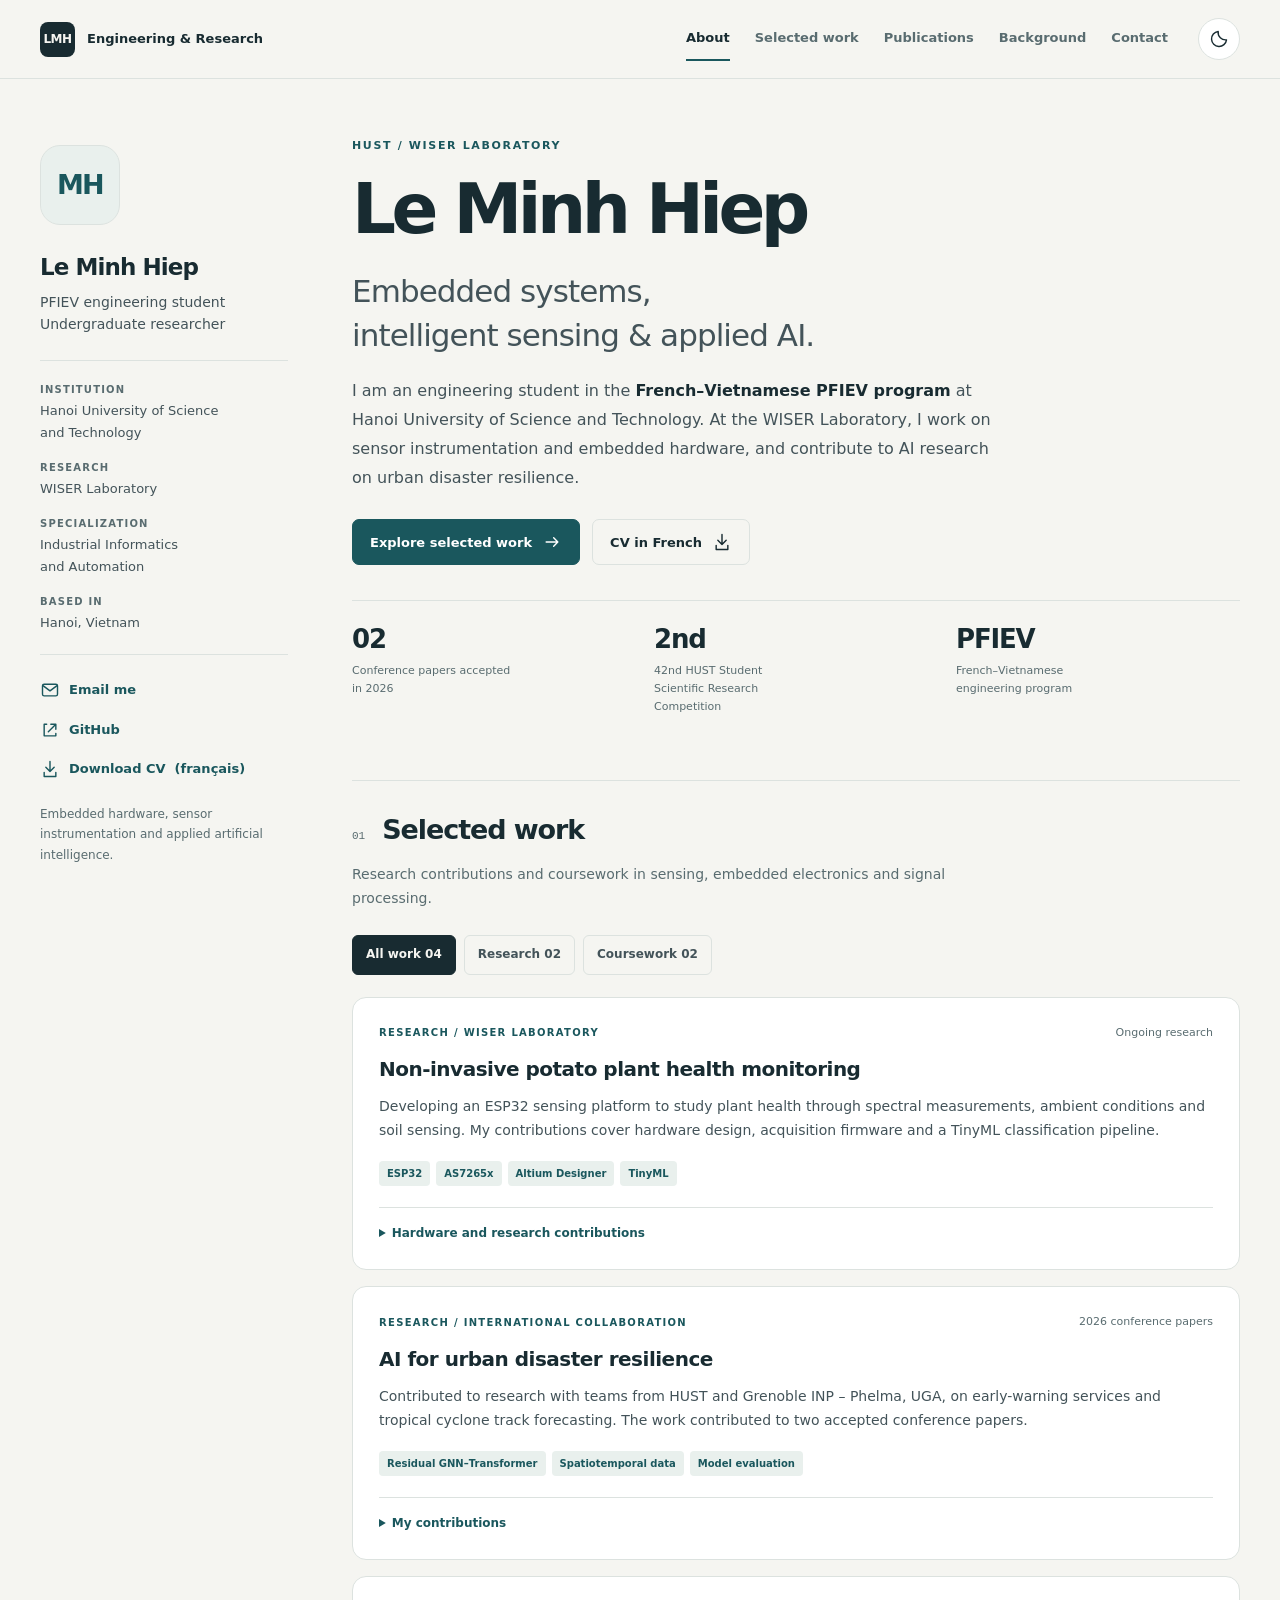
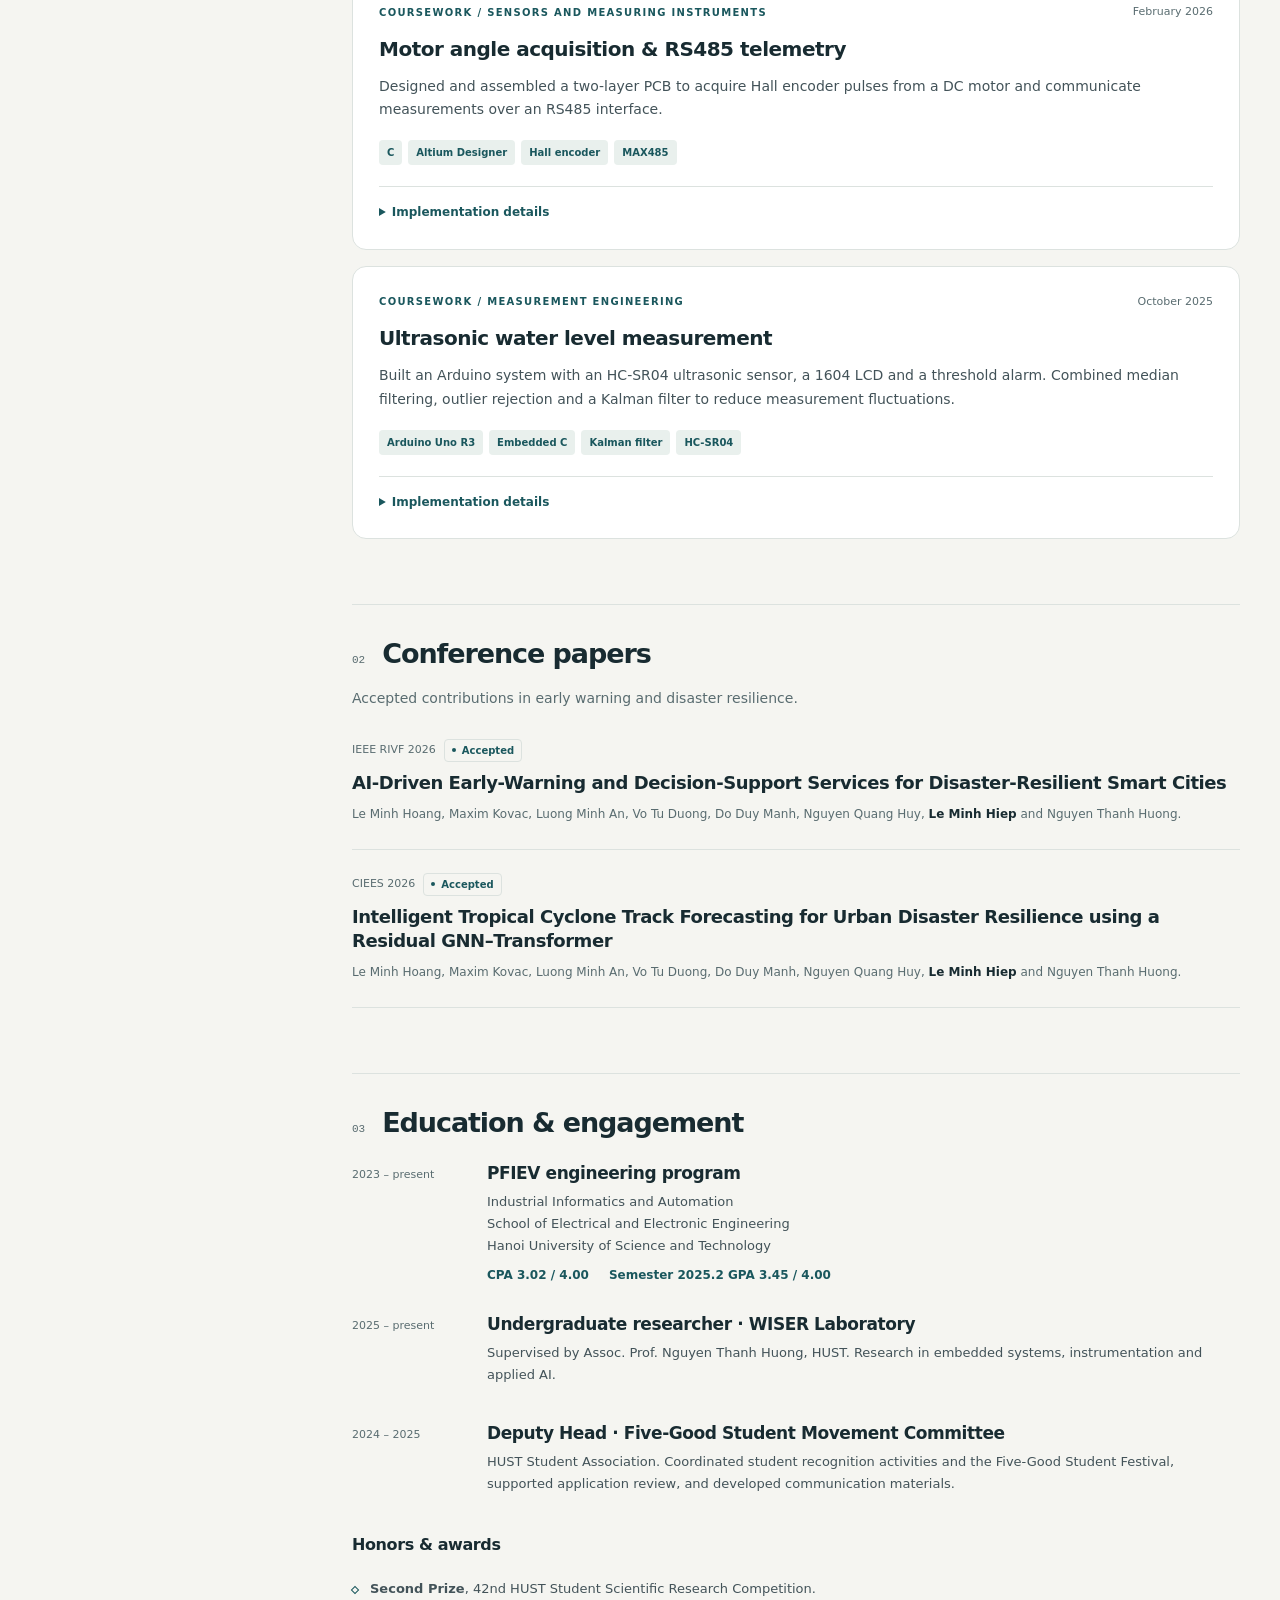
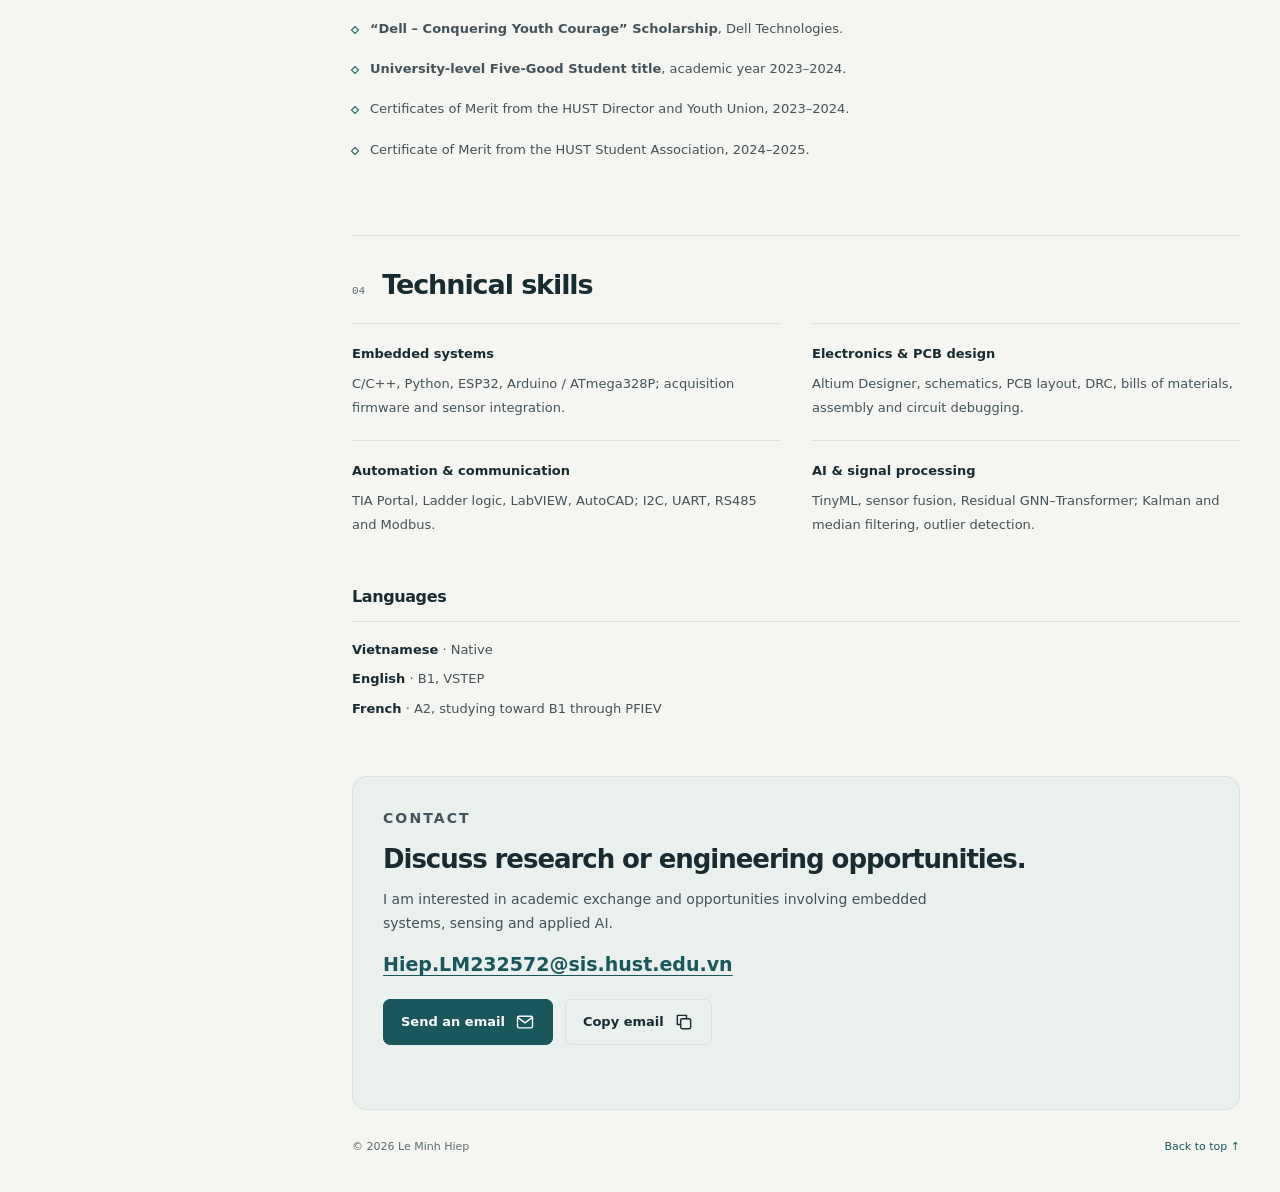
<file: index.html>
<!doctype html>
<html lang="en" data-theme="light">
<head>
  <meta charset="utf-8">
  <meta name="viewport" content="width=device-width, initial-scale=1">
  <meta name="description" content="Le Minh Hiep — PFIEV engineering student and WISER Laboratory undergraduate researcher at HUST. Embedded systems, sensor instrumentation, PCB design and applied AI.">
  <meta name="color-scheme" content="light dark">
  <meta name="theme-color" content="#f5f5f1">
  <meta property="og:type" content="website">
  <meta property="og:title" content="Le Minh Hiep | Engineering & Research">
  <meta property="og:description" content="Embedded systems, intelligent sensing and applied AI. Selected research and engineering projects at HUST.">
  <meta property="og:url" content="https://le-minh-hiep.github.io/">
  <title>Le Minh Hiep | Engineering & Research</title>
  <link rel="canonical" href="https://le-minh-hiep.github.io/">
  <link rel="icon" href="data:image/svg+xml,%3Csvg xmlns='http://www.w3.org/2000/svg' viewBox='0 0 64 64'%3E%3Crect width='64' height='64' rx='14' fill='%23163e43'/%3E%3Ctext x='32' y='40' text-anchor='middle' font-family='Arial,sans-serif' font-weight='700' font-size='24' fill='%23fff'%3EMH%3C/text%3E%3C/svg%3E">
  <!-- Apply a saved preference before painting. Storage may be blocked locally. -->
  <script>
    (() => {
      let theme;
      try { theme = localStorage.getItem('lmh-theme'); } catch {}
      if (theme !== 'light' && theme !== 'dark') {
        theme = window.matchMedia('(prefers-color-scheme: dark)').matches ? 'dark' : 'light';
      }
      document.documentElement.dataset.theme = theme;
    })();
  </script>
  <style>
    :root {
      color-scheme: light;
      --page: #f5f5f1;
      --paper: #fff;
      --ink: #182b31;
      --body: #435359;
      --muted: #596c70;
      --line: #dce2df;
      --accent: #1a575d;
      --accent-ink: #fff;
      --soft: #e9f0ed;
      --header: rgba(245,245,241,.96);
      --radius: 14px;
    }
    :root[data-theme="dark"] {
      color-scheme: dark;
      --page: #111b20;
      --paper: #17252b;
      --ink: #edf3f0;
      --body: #c2d0d0;
      --muted: #a2b5b6;
      --line: #304249;
      --accent: #a0d4c5;
      --accent-ink: #112d31;
      --soft: #233b3d;
      --header: rgba(17,27,32,.96);
    }
    * { box-sizing: border-box; }
    html { scroll-behavior: smooth; scroll-padding-top: 100px; }
    body { margin: 0; background: var(--page); color: var(--ink); font: 16px/1.7 system-ui, -apple-system, BlinkMacSystemFont, "Segoe UI", sans-serif; -webkit-font-smoothing: antialiased; }
    a { color: var(--accent); text-underline-offset: .2em; }
    a, button, summary { -webkit-tap-highlight-color: transparent; }
    button, a { touch-action: manipulation; }
    button { font: inherit; }
    button:disabled { cursor: wait; }
    :focus-visible { outline: 3px solid var(--accent); outline-offset: 5px; border-radius: 3px; }
    ::selection { background: var(--accent); color: var(--accent-ink); }
    [hidden] { display: none !important; }
    svg { display: block; }
    .icon { width: 20px; height: 20px; flex: 0 0 20px; fill: none; stroke: currentColor; stroke-width: 1.7; stroke-linecap: round; stroke-linejoin: round; }
    .symbol-library { position: absolute; width: 0; height: 0; overflow: hidden; }
    .sr-only { position: absolute; width: 1px; height: 1px; padding: 0; margin: -1px; overflow: hidden; clip-path: inset(50%); white-space: nowrap; border: 0; }
    .skip-link { position: fixed; top: 12px; left: 16px; z-index: 100; padding: 8px 16px; background: var(--ink); color: var(--paper); transform: translateY(-180%); }
    .skip-link:focus { transform: translateY(0); }
    .shell { width: min(1240px, calc(100% - 80px)); margin-inline: auto; }
    .site-header { position: sticky; top: 0; z-index: 30; border-bottom: 1px solid var(--line); background: var(--header); backdrop-filter: blur(12px); }
    .header-inner { min-height: 78px; display: flex; align-items: center; gap: 30px; }
    .brand { display: flex; align-items: center; gap: 12px; color: var(--ink); text-decoration: none; margin-right: auto; white-space: nowrap; }
    .brand-mark { display: grid; place-items: center; width: 35px; height: 35px; background: var(--ink); color: var(--page); border-radius: 8px; font-size: 12px; font-weight: 750; letter-spacing: -.04em; }
    .brand-label { font-size: 13px; font-weight: 650; }
    .site-nav { display: flex; gap: 25px; align-items: center; }
    .site-nav a { color: var(--muted); text-decoration: none; font-size: 13px; font-weight: 600; padding: 10px 0; border-bottom: 2px solid transparent; }
    .site-nav a:hover, .site-nav a[aria-current="location"] { color: var(--ink); border-color: var(--accent); }
    .header-actions { display: flex; gap: 8px; align-items: center; }
    .icon-button { border: 1px solid var(--line); border-radius: 50%; width: 42px; height: 42px; display: grid; place-items: center; color: var(--ink); background: var(--paper); cursor: pointer; }
    .icon-button:hover { border-color: var(--accent); }
    .theme-sun { display: none; }
    [data-theme="dark"] .theme-sun { display: block; }
    [data-theme="dark"] .theme-moon { display: none; }
    .page-grid { display: grid; grid-template-columns: 248px minmax(0,1fr); gap: clamp(42px, 5vw, 82px); align-items: start; padding-top: 58px; }
    .profile { padding-top: 8px; }
    @media (min-width: 981px) and (min-height: 740px) { .profile { position: sticky; top: 116px; } }
    .monogram { width: 80px; height: 80px; display: grid; place-items: center; border: 1px solid var(--line); border-radius: 20px; background: var(--soft); color: var(--accent); font-size: 27px; font-weight: 650; letter-spacing: -.06em; margin-bottom: 23px; }
    .profile-name { font-size: 23px; font-weight: 700; letter-spacing: -.04em; margin-bottom: 4px; }
    .profile-role { color: var(--body); font-size: 14px; line-height: 1.6; margin: 0 0 24px; }
    .profile-details { margin: 0; border-block: 1px solid var(--line); padding: 20px 0; display: grid; gap: 15px; }
    .profile-details dt { font-size: 10px; font-weight: 700; text-transform: uppercase; letter-spacing: .12em; color: var(--muted); }
    .profile-details dd { margin: 2px 0 0; color: var(--body); font-size: 13px; }
    .profile-links { display: grid; gap: 5px; padding-top: 18px; }
    .profile-links a { display: flex; align-items: center; gap: 9px; padding: 6px 0; font-size: 13px; font-weight: 600; text-decoration: none; }
    .profile-links a:hover { text-decoration: underline; }
    .profile-note { color: var(--muted); font-size: 12px; margin-top: 18px; line-height: 1.7; }
    main { min-width: 0; }
    .eyebrow { font-size: 11px; font-weight: 700; text-transform: uppercase; letter-spacing: .15em; color: var(--accent); margin: 0 0 16px; }
    h1, h2, h3, p { margin-top: 0; }
    h1 { font-size: clamp(46px, 5.4vw, 72px); line-height: 1.08; letter-spacing: -.065em; font-weight: 650; margin-bottom: 24px; }
    .hero-specialism { font-size: clamp(21px, 2.5vw, 31px); line-height: 1.4; letter-spacing: -.03em; color: var(--body); max-width: 700px; margin-bottom: 20px; }
    .intro { max-width: 660px; color: var(--body); font-size: 16px; line-height: 1.8; }
    .intro strong { color: var(--ink); font-weight: 600; }
    .button-row { display: flex; flex-wrap: wrap; align-items: center; gap: 12px; margin-top: 27px; }
    .button { display: inline-flex; align-items: center; justify-content: center; gap: 10px; min-height: 46px; padding: 11px 17px; border: 1px solid var(--line); border-radius: 7px; background: transparent; color: var(--ink); font-size: 13px; font-weight: 650; line-height: 1.5; text-decoration: none; cursor: pointer; }
    .button:hover { border-color: var(--accent); background: var(--soft); }
    .button-primary { color: var(--accent-ink); background: var(--accent); border-color: var(--accent); }
    .button-primary:hover { color: var(--accent-ink); background: var(--accent); filter: brightness(.92); }
    .facts { margin: 35px 0 0; display: grid; grid-template-columns: repeat(3,1fr); gap: 18px; border-top: 1px solid var(--line); padding-top: 23px; }
    .facts dt { font-size: 26px; font-weight: 650; line-height: 1.2; letter-spacing: -.045em; }
    .facts dd { margin: 7px 0 0; font-size: 11px; color: var(--muted); line-height: 1.6; max-width: 160px; }
    section { scroll-margin-top: 104px; }
    .content-section { margin-top: 65px; border-top: 1px solid var(--line); padding-top: 32px; }
    .section-heading { display: flex; align-items: baseline; gap: 17px; margin-bottom: 22px; }
    .section-number { font-family: ui-monospace, SFMono-Regular, Consolas, monospace; color: var(--muted); font-size: 11px; }
    h2 { margin-bottom: 0; font-size: 27px; font-weight: 650; line-height: 1.25; letter-spacing: -.04em; }
    .section-intro { color: var(--muted); font-size: 14px; max-width: 620px; margin: -6px 0 24px; }
    .filters { display: flex; flex-wrap: wrap; gap: 8px; margin-bottom: 22px; }
    .filter-button { font-size: 12px; font-weight: 600; padding: 8px 13px; border: 1px solid var(--line); border-radius: 6px; color: var(--body); background: transparent; cursor: pointer; min-height: 40px; }
    .filter-button[aria-pressed="true"] { background: var(--ink); color: var(--page); border-color: var(--ink); }
    .filter-button:hover { border-color: var(--accent); }
    .project { background: var(--paper); border: 1px solid var(--line); border-radius: var(--radius); margin-bottom: 16px; padding: 26px; }
    .project-topline { display: flex; flex-wrap: wrap; justify-content: space-between; align-items: center; gap: 10px; margin-bottom: 14px; }
    .project-label { font-size: 10px; text-transform: uppercase; letter-spacing: .13em; color: var(--accent); font-weight: 750; }
    time, .date { font-size: 11px; color: var(--muted); font-variant-numeric: tabular-nums; white-space: nowrap; }
    h3 { font-size: 20px; line-height: 1.35; font-weight: 650; letter-spacing: -.025em; margin-bottom: 12px; }
    .project > p { font-size: 14px; color: var(--body); margin-bottom: 15px; }
    .project-details { border-top: 1px solid var(--line); margin-top: 21px; padding-top: 15px; }
    summary { cursor: pointer; color: var(--accent); font-size: 12px; font-weight: 650; width: fit-content; }
    details[open] summary { margin-bottom: 12px; }
    .detail-list { padding-left: 18px; font-size: 13px; color: var(--body); margin: 0; }
    .detail-list li + li { margin-top: 7px; }
    .tags { display: flex; flex-wrap: wrap; gap: 6px; list-style: none; padding: 0; margin: 18px 0 0; }
    .tags li { font-size: 10px; font-weight: 600; background: var(--soft); color: var(--accent); border-radius: 4px; padding: 4px 8px; }
    .publication { padding: 23px 0; border-bottom: 1px solid var(--line); }
    .publication:first-of-type { padding-top: 4px; }
    .publication-meta { display: flex; gap: 8px; align-items: center; font-size: 11px; color: var(--muted); margin-bottom: 9px; flex-wrap: wrap; }
    .status { display: inline-flex; align-items: center; gap: 6px; border: 1px solid var(--line); border-radius: 4px; padding: 2px 7px; color: var(--accent); font-weight: 600; font-size: 10px; }
    .status::before { content: ''; width: 4px; height: 4px; background: currentColor; border-radius: 50%; }
    .publication h3 { font-size: 18px; margin-bottom: 9px; }
    .authors { font-size: 12px; color: var(--muted); margin-bottom: 0; line-height: 1.8; }
    .authors strong { font-weight: 650; color: var(--ink); }
    .background-entry { display: grid; grid-template-columns: 115px minmax(0,1fr); gap: 20px; margin-bottom: 28px; }
    .background-entry .date { padding-top: 4px; }
    .background-entry h3 { font-size: 17px; margin-bottom: 6px; }
    .background-entry p { color: var(--body); font-size: 13px; margin-bottom: 8px; }
    .academic-results { display: flex; flex-wrap: wrap; gap: 8px 20px; color: var(--accent); font-size: 12px; font-weight: 600; margin-bottom: 0; }
    .subheading { margin: 30px 0 14px; font-size: 16px; font-weight: 650; }
    .awards { list-style: none; padding: 0; margin: 0; }
    .awards li { position: relative; padding: 9px 0 9px 18px; color: var(--body); font-size: 13px; }
    .awards li::before { content: ''; width: 4px; height: 4px; position: absolute; left: 0; top: 18px; border: 1px solid var(--accent); transform: rotate(45deg); }
    .skill-list { display: grid; grid-template-columns: 1fr 1fr; column-gap: 32px; margin: 0; }
    .skill-list > div { border-top: 1px solid var(--line); padding: 19px 0; }
    .skill-list dt { font-size: 13px; font-weight: 650; color: var(--ink); margin-bottom: 7px; }
    .skill-list dd { margin: 0; font-size: 13px; color: var(--body); line-height: 1.85; }
    .language-list { margin: 0; padding: 17px 0 0; list-style: none; border-top: 1px solid var(--line); display: grid; gap: 7px; color: var(--body); font-size: 13px; }
    .language-list strong { color: var(--ink); font-weight: 600; }
    .contact { background: var(--soft); border: 1px solid var(--line); border-radius: var(--radius); padding: 30px; margin-top: 56px; }
    .contact h2 { font-size: 26px; margin-bottom: 12px; }
    .contact p { font-size: 14px; color: var(--body); max-width: 550px; margin-bottom: 13px; }
    .email-address { font-size: clamp(14px, 2vw, 19px); font-weight: 650; overflow-wrap: anywhere; }
    .contact .button-row { margin-top: 18px; }
    .copy-status { min-height: 22px; font-size: 12px !important; margin: 12px 0 0 !important; }
    .page-footer { display: flex; align-items: center; justify-content: space-between; flex-wrap: wrap; gap: 14px; padding: 28px 0 36px; color: var(--muted); font-size: 11px; }
    .page-footer a { text-decoration: none; }
    @media (max-width: 1100px) {
      .shell { width: calc(100% - 48px); }
      .page-grid { grid-template-columns: 210px minmax(0,1fr); gap: 38px; }
      .site-nav { gap: 17px; }
    }
    @media (max-width: 980px) {
      .page-grid { grid-template-columns: minmax(0,1fr); padding-top: 36px; gap: 32px; max-width: 800px; }
      .profile { display: grid; grid-template-columns: 80px minmax(0,1fr); column-gap: 20px; padding: 0 0 25px; border-bottom: 1px solid var(--line); }
      .monogram { grid-row: 1/3; margin: 0; align-self: center; }
      .profile-role { margin: 0; }
      .profile-details, .profile-links, .profile-note { display: none; }
      .hero { padding-top: 6px; }
      h1 { font-size: 60px; }
    }
    @media (max-width: 860px) {
      html { scroll-padding-top: 90px; }
      .shell { width: calc(100% - 36px); }
      .header-inner { min-height: 68px; flex-wrap: wrap; gap: 0; padding-block: 12px; }
      .header-actions { gap: 8px; }
      .brand-label { font-size: 12px; }
      .site-nav { order: 3; flex-basis: 100%; justify-content: space-between; gap: 4px; padding-top: 14px; }
      .site-nav a { font-size: 11px; }
      .site-nav.mobile-nav { display: none; }
      .site-nav.mobile-nav.is-open { display: flex; }
      .page-grid { padding-top: 27px; }
      .profile { grid-template-columns: 60px minmax(0,1fr); gap: 0 15px; padding-bottom: 22px; }
      .monogram { width: 60px; height: 60px; border-radius: 15px; font-size: 23px; }
      .profile-name { font-size: 20px; }
      .profile-role { font-size: 12px; }
      h1 { font-size: clamp(38px, 11vw, 59px); margin-bottom: 17px; }
      .hero-specialism { font-size: 23px; }
      .intro { font-size: 15px; }
      .facts { gap: 12px; }
      .facts dt { font-size: 24px; }
      .facts dd { font-size: 10px; }
      .content-section { margin-top: 45px; padding-top: 26px; }
      h2 { font-size: 24px; }
      .section-heading { gap: 12px; }
      .project { padding: 21px; }
      h3 { font-size: 19px; }
      .background-entry { grid-template-columns: minmax(0,1fr); gap: 5px; margin-bottom: 24px; }
      .skill-list { grid-template-columns: 1fr; }
      .contact { padding: 23px; margin-top: 38px; }
    }
    @media (prefers-reduced-motion: reduce) {
      html { scroll-behavior: auto; }
      *, *::before, *::after { animation: none !important; transition: none !important; }
    }
    @media (max-width: 380px) {
      .brand { gap: 8px; }
      .brand-label { max-width: 125px; white-space: normal; line-height: 1.35; }
    }
    @media print {
      :root, :root[data-theme="dark"] { --page: #fff; --paper: #fff; --ink: #000; --body: #333; --muted: #444; --line: #ccc; --accent: #000; --soft: #fff; }
      @page { margin: 14mm; }
      html { scroll-behavior: auto; }
      body { font-size: 10pt; }
      .shell { width: 100%; }
      .site-header, .profile, .filters, .button-row, .copy-status, .page-footer { display: none !important; }
      .page-grid { display: block; padding: 0; max-width: none; }
      h1 { font-size: 32pt; }
      .hero-specialism { font-size: 17pt; }
      h2 { font-size: 19pt; break-after: avoid; }
      .content-section { margin-top: 25px; padding-top: 18px; }
      .project, .publication, .background-entry, .contact { break-inside: avoid; }
      .project { padding: 16px; }
      .project[hidden] { display: block !important; }
      .skill-list { grid-template-columns: 1fr 1fr; }
      a { color: #000; }
      .contact { margin-top: 26px; padding: 18px; }
    }
  </style>
</head>
<body id="top">
  <a class="skip-link" href="#main-content">Skip to content</a>
  <svg class="symbol-library" xmlns="http://www.w3.org/2000/svg" aria-hidden="true">
    <symbol id="i-arrow" viewBox="0 0 24 24"><path d="M5 12h14m-5-5 5 5-5 5"/></symbol>
    <symbol id="i-external" viewBox="0 0 24 24"><path d="M8 5H5v14h14v-3M13 5h6v6m0-6L10 14"/></symbol>
    <symbol id="i-download" viewBox="0 0 24 24"><path d="M12 3v12m-5-5 5 5 5-5M5 16v5h14v-5"/></symbol>
    <symbol id="i-mail" viewBox="0 0 24 24"><rect x="3" y="5" width="18" height="14" rx="2"/><path d="m4 7 8 6 8-6"/></symbol>
    <symbol id="i-moon" viewBox="0 0 24 24"><path d="M21 13a9 9 0 0 1-10-10A9 9 0 1 0 21 13Z"/></symbol>
    <symbol id="i-sun" viewBox="0 0 24 24"><circle cx="12" cy="12" r="4"/><path d="M12 2v2m0 16v2M2 12h2m16 0h2M5 5l1.5 1.5m11 11L19 19M5 19l1.5-1.5m11-11L19 5"/></symbol>
    <symbol id="i-menu" viewBox="0 0 24 24"><path d="M4 6h16M4 12h16M4 18h16"/></symbol>
    <symbol id="i-copy" viewBox="0 0 24 24"><rect x="8" y="8" width="12" height="12" rx="2"/><path d="M15 8V4H4v11h4"/></symbol>
  </svg>

  <header class="site-header">
    <div class="shell header-inner">
      <a class="brand" href="#top" aria-label="Le Minh Hiep, back to top">
        <span class="brand-mark" aria-hidden="true">LMH</span>
        <span class="brand-label">Engineering & Research</span>
      </a>
      <nav class="site-nav" id="site-nav" aria-label="Main navigation">
        <a href="#about" aria-current="location">About</a>
        <a href="#work">Selected work</a>
        <a href="#publications">Publications</a>
        <a href="#background">Background</a>
        <a href="#contact">Contact</a>
      </nav>
      <div class="header-actions">
        <button class="icon-button" id="theme-toggle" type="button" aria-label="Dark mode" aria-pressed="false" title="Toggle dark mode" hidden>
          <svg class="icon theme-moon" aria-hidden="true"><use href="#i-moon"/></svg>
          <svg class="icon theme-sun" aria-hidden="true"><use href="#i-sun"/></svg>
        </button>
        <button class="icon-button" id="menu-toggle" type="button" aria-label="Open navigation" aria-expanded="false" aria-controls="site-nav" hidden>
          <svg class="icon" aria-hidden="true"><use href="#i-menu"/></svg>
        </button>
      </div>
    </div>
  </header>

  <div class="shell page-grid">
    <aside class="profile" aria-label="Profile overview">
      <div class="monogram" aria-hidden="true">MH<span class="sr-only">Monogram</span></div>
      <div class="profile-name">Le Minh Hiep</div>
      <p class="profile-role">PFIEV engineering student<br>Undergraduate researcher</p>
      <dl class="profile-details">
        <div><dt>Institution</dt><dd>Hanoi University of Science<br>and Technology</dd></div>
        <div><dt>Research</dt><dd>WISER Laboratory</dd></div>
        <div><dt>Specialization</dt><dd>Industrial Informatics<br>and Automation</dd></div>
        <div><dt>Based in</dt><dd>Hanoi, Vietnam</dd></div>
      </dl>
      <div class="profile-links">
        <a href="mailto:Hiep.LM232572@sis.hust.edu.vn"><svg class="icon" aria-hidden="true"><use href="#i-mail"/></svg> Email me</a>
        <a href="https://github.com/le-minh-hiep" target="_blank" rel="noopener noreferrer"><svg class="icon" aria-hidden="true"><use href="#i-external"/></svg> GitHub <span class="sr-only">(opens in a new tab)</span></a>
        <a href="assets/02_LE_Minh_Hiep_CV_FR.pdf" download><svg class="icon" aria-hidden="true"><use href="#i-download"/></svg> Download CV <span lang="fr">(français)</span></a>
      </div>
      <p class="profile-note">Embedded hardware, sensor instrumentation and applied artificial intelligence.</p>
    </aside>

    <main id="main-content" tabindex="-1">
      <section class="hero" id="about" aria-labelledby="hero-title">
        <p class="eyebrow">HUST / WISER Laboratory</p>
        <h1 id="hero-title">Le Minh Hiep<span class="sr-only"> — engineering portfolio</span></h1>
        <p class="hero-specialism">Embedded systems,<br>intelligent sensing & applied AI.</p>
        <p class="intro">I am an engineering student in the <strong>French–Vietnamese PFIEV program</strong> at Hanoi University of Science and Technology. At the WISER Laboratory, I work on sensor instrumentation and embedded hardware, and contribute to AI research on urban disaster resilience.</p>
        <div class="button-row">
          <a class="button button-primary" href="#work">Explore selected work <svg class="icon" aria-hidden="true"><use href="#i-arrow"/></svg></a>
          <a class="button" href="assets/02_LE_Minh_Hiep_CV_FR.pdf" download>CV in French <svg class="icon" aria-hidden="true"><use href="#i-download"/></svg></a>
        </div>
        <dl class="facts">
          <div><dt>02</dt><dd>Conference papers accepted in 2026</dd></div>
          <div><dt>2nd</dt><dd>42nd HUST Student Scientific Research Competition</dd></div>
          <div><dt>PFIEV</dt><dd>French–Vietnamese engineering program</dd></div>
        </dl>
      </section>

      <section class="content-section" id="work" aria-labelledby="work-title">
        <div class="section-heading"><span class="section-number" aria-hidden="true">01</span><h2 id="work-title">Selected work</h2></div>
        <p class="section-intro">Research contributions and coursework in sensing, embedded electronics and signal processing.</p>
        <div class="filters" id="work-controls" role="group" aria-label="Filter selected work" hidden>
          <button class="filter-button" type="button" data-filter="all" aria-pressed="true">All work <span aria-hidden="true">04</span></button>
          <button class="filter-button" type="button" data-filter="research" aria-pressed="false">Research <span aria-hidden="true">02</span></button>
          <button class="filter-button" type="button" data-filter="coursework" aria-pressed="false">Coursework <span aria-hidden="true">02</span></button>
        </div>
        <p class="sr-only" id="filter-status" role="status"></p>

        <article class="project" data-category="research">
          <div class="project-topline"><span class="project-label">Research / WISER Laboratory</span><span class="date">Ongoing research</span></div>
          <h3>Non-invasive potato plant health monitoring</h3>
          <p>Developing an ESP32 sensing platform to study plant health through spectral measurements, ambient conditions and soil sensing. My contributions cover hardware design, acquisition firmware and a TinyML classification pipeline.</p>
          <ul class="tags" aria-label="Technologies"><li>ESP32</li><li>AS7265x</li><li>Altium Designer</li><li>TinyML</li></ul>
          <details class="project-details">
            <summary>Hardware and research contributions</summary>
            <ul class="detail-list">
              <li>Integrated an 18-channel AS7265x spectral sensor, SHT31 temperature and humidity sensor, and STEMMA capacitive soil sensor through multiplexed I2C buses.</li>
              <li>Designed schematics and PCB layouts in Altium Designer, including a TPS63070 buck-boost converter and BQ24075 Li-ion charging circuit.</li>
              <li>Developed acquisition firmware and a classification pipeline for spectral indices and the study of physiological stress.</li>
            </ul>
          </details>
        </article>

        <article class="project" data-category="research">
          <div class="project-topline"><span class="project-label">Research / International collaboration</span><span class="date">2026 conference papers</span></div>
          <h3>AI for urban disaster resilience</h3>
          <p>Contributed to research with teams from HUST and Grenoble INP – Phelma, UGA, on early-warning services and tropical cyclone track forecasting. The work contributed to two accepted conference papers.</p>
          <ul class="tags" aria-label="Technologies and topics"><li>Residual GNN–Transformer</li><li>Spatiotemporal data</li><li>Model evaluation</li></ul>
          <details class="project-details">
            <summary>My contributions</summary>
            <ul class="detail-list">
              <li>Prepared and preprocessed meteorological observations and cyclone trajectory data.</li>
              <li>Contributed to model evaluation, hyperparameter tuning and comparative benchmarking.</li>
              <li>Co-authored the RIVF 2026 and CIEES 2026 papers listed below.</li>
            </ul>
          </details>
        </article>

        <article class="project" data-category="coursework">
          <div class="project-topline"><span class="project-label">Coursework / Sensors and measuring instruments</span><time datetime="2026-02">February 2026</time></div>
          <h3>Motor angle acquisition & RS485 telemetry</h3>
          <p>Designed and assembled a two-layer PCB to acquire Hall encoder pulses from a DC motor and communicate measurements over an RS485 interface.</p>
          <ul class="tags" aria-label="Technologies"><li>C</li><li>Altium Designer</li><li>Hall encoder</li><li>MAX485</li></ul>
          <details class="project-details">
            <summary>Implementation details</summary>
            <ul class="detail-list">
              <li>Designed 5 V/3.3 V power regulation, the microcontroller circuit, encoder inputs and a MAX485 interface.</li>
              <li>Fabricated, assembled and debugged the board; programmed interrupt-based pulse counting in C.</li>
              <li>Tested encoder acquisition and transmission of data over RS485.</li>
            </ul>
          </details>
        </article>

        <article class="project" data-category="coursework">
          <div class="project-topline"><span class="project-label">Coursework / Measurement engineering</span><time datetime="2025-10">October 2025</time></div>
          <h3>Ultrasonic water level measurement</h3>
          <p>Built an Arduino system with an HC-SR04 ultrasonic sensor, a 1604 LCD and a threshold alarm. Combined median filtering, outlier rejection and a Kalman filter to reduce measurement fluctuations.</p>
          <ul class="tags" aria-label="Technologies"><li>Arduino Uno R3</li><li>Embedded C</li><li>Kalman filter</li><li>HC-SR04</li></ul>
          <details class="project-details">
            <summary>Implementation details</summary>
            <ul class="detail-list">
              <li>Connected the LCD in direct 4-bit parallel mode and calculated water level from measured distance and tank height.</li>
              <li>Implemented a median filter over three samples, outlier detection and a one-dimensional Kalman filter in C.</li>
            </ul>
          </details>
        </article>
      </section>

      <section class="content-section" id="publications" aria-labelledby="publications-title">
        <div class="section-heading"><span class="section-number" aria-hidden="true">02</span><h2 id="publications-title">Conference papers</h2></div>
        <p class="section-intro">Accepted contributions in early warning and disaster resilience.</p>
        <article class="publication">
          <div class="publication-meta"><span>IEEE RIVF 2026</span><span class="status">Accepted</span></div>
          <h3>AI-Driven Early-Warning and Decision-Support Services for Disaster-Resilient Smart Cities</h3>
          <p class="authors">Le Minh Hoang, Maxim Kovac, Luong Minh An, Vo Tu Duong, Do Duy Manh, Nguyen Quang Huy, <strong>Le Minh Hiep</strong> and Nguyen Thanh Huong.</p>
        </article>
        <article class="publication">
          <div class="publication-meta"><span>CIEES 2026</span><span class="status">Accepted</span></div>
          <h3>Intelligent Tropical Cyclone Track Forecasting for Urban Disaster Resilience using a Residual GNN–Transformer</h3>
          <p class="authors">Le Minh Hoang, Maxim Kovac, Luong Minh An, Vo Tu Duong, Do Duy Manh, Nguyen Quang Huy, <strong>Le Minh Hiep</strong> and Nguyen Thanh Huong.</p>
        </article>
      </section>

      <section class="content-section" id="background" aria-labelledby="background-title">
        <div class="section-heading"><span class="section-number" aria-hidden="true">03</span><h2 id="background-title">Education & engagement</h2></div>
        <div class="background-entry">
          <span class="date">2023 – present</span>
          <div>
            <h3>PFIEV engineering program</h3>
            <p>Industrial Informatics and Automation<br>School of Electrical and Electronic Engineering<br>Hanoi University of Science and Technology</p>
            <div class="academic-results"><span>CPA 3.02 / 4.00</span><span>Semester 2025.2 GPA 3.45 / 4.00</span></div>
          </div>
        </div>
        <div class="background-entry">
          <span class="date">2025 – present</span>
          <div><h3>Undergraduate researcher · WISER Laboratory</h3><p>Supervised by Assoc. Prof. Nguyen Thanh Huong, HUST. Research in embedded systems, instrumentation and applied AI.</p></div>
        </div>
        <div class="background-entry">
          <span class="date">2024 – 2025</span>
          <div><h3>Deputy Head · Five-Good Student Movement Committee</h3><p>HUST Student Association. Coordinated student recognition activities and the Five-Good Student Festival, supported application review, and developed communication materials.</p></div>
        </div>
        <h3 class="subheading">Honors & awards</h3>
        <ul class="awards">
          <li><strong>Second Prize</strong>, 42nd HUST Student Scientific Research Competition.</li>
          <li><strong>“Dell – Conquering Youth Courage” Scholarship</strong>, Dell Technologies.</li>
          <li><strong>University-level Five-Good Student title</strong>, academic year 2023–2024.</li>
          <li>Certificates of Merit from the HUST Director and Youth Union, 2023–2024.</li>
          <li>Certificate of Merit from the HUST Student Association, 2024–2025.</li>
        </ul>
      </section>

      <section class="content-section" id="skills" aria-labelledby="skills-title">
        <div class="section-heading"><span class="section-number" aria-hidden="true">04</span><h2 id="skills-title">Technical skills</h2></div>
        <dl class="skill-list">
          <div><dt>Embedded systems</dt><dd>C/C++, Python, ESP32, Arduino / ATmega328P; acquisition firmware and sensor integration.</dd></div>
          <div><dt>Electronics & PCB design</dt><dd>Altium Designer, schematics, PCB layout, DRC, bills of materials, assembly and circuit debugging.</dd></div>
          <div><dt>Automation & communication</dt><dd>TIA Portal, Ladder logic, LabVIEW, AutoCAD; I2C, UART, RS485 and Modbus.</dd></div>
          <div><dt>AI & signal processing</dt><dd>TinyML, sensor fusion, Residual GNN–Transformer; Kalman and median filtering, outlier detection.</dd></div>
        </dl>
        <h3 class="subheading">Languages</h3>
        <ul class="language-list">
          <li><strong>Vietnamese</strong> · Native</li>
          <li><strong>English</strong> · B1, VSTEP </li>
          <li><strong>French</strong> · A2, studying toward B1 through PFIEV</li>
        </ul>
      </section>

      <section class="contact" id="contact" aria-labelledby="contact-title">
        <p class="eyebrow">Contact</p>
        <h2 id="contact-title">Discuss research or engineering opportunities.</h2>
        <p>I am interested in academic exchange and opportunities involving embedded systems, sensing and applied AI.</p>
        <a class="email-address" id="email-address" href="mailto:Hiep.LM232572@sis.hust.edu.vn">Hiep.LM232572@sis.hust.edu.vn</a>
        <div class="button-row">
          <a class="button button-primary" href="mailto:Hiep.LM232572@sis.hust.edu.vn">Send an email <svg class="icon" aria-hidden="true"><use href="#i-mail"/></svg></a>
          <button class="button" id="copy-email" type="button" hidden>Copy email <svg class="icon" aria-hidden="true"><use href="#i-copy"/></svg></button>
        </div>
        <p class="copy-status" id="copy-status" role="status" aria-live="polite"></p>
      </section>
      <footer class="page-footer"><span>© <span id="year">2026</span> Le Minh Hiep</span><a href="#top">Back to top ↑</a></footer>
    </main>
  </div>

  <script>
    'use strict';
    (() => {
      const root = document.documentElement;
      const themeButton = document.querySelector('#theme-toggle');
      const systemTheme = window.matchMedia('(prefers-color-scheme: dark)');
      let hasPreference = false;
      try { hasPreference = ['light', 'dark'].includes(localStorage.getItem('lmh-theme')); } catch {}

      function applyTheme(theme) {
        root.dataset.theme = theme;
        themeButton.setAttribute('aria-pressed', String(theme === 'dark'));
        document.querySelector('meta[name="theme-color"]').content = theme === 'dark' ? '#111b20' : '#f5f5f1';
      }
      applyTheme(root.dataset.theme);
      themeButton.hidden = false;
      themeButton.addEventListener('click', () => {
        const theme = root.dataset.theme === 'dark' ? 'light' : 'dark';
        applyTheme(theme);
        hasPreference = true;
        try { localStorage.setItem('lmh-theme', theme); } catch {}
      });
      systemTheme.addEventListener('change', event => {
        if (!hasPreference) applyTheme(event.matches ? 'dark' : 'light');
      });

      const nav = document.querySelector('#site-nav');
      const menuButton = document.querySelector('#menu-toggle');
      const mobile = window.matchMedia('(max-width: 860px)');
      function setMenu(open, restoreFocus = false) {
        nav.classList.toggle('is-open', open);
        menuButton.setAttribute('aria-expanded', String(open));
        menuButton.setAttribute('aria-label', open ? 'Close navigation' : 'Open navigation');
        if (restoreFocus) menuButton.focus();
      }
      function syncNavigation() {
        const focusedLink = nav.contains(document.activeElement);
        nav.classList.toggle('mobile-nav', mobile.matches);
        menuButton.hidden = !mobile.matches;
        setMenu(false, mobile.matches && focusedLink);
      }
      syncNavigation();
      mobile.addEventListener('change', syncNavigation);
      menuButton.addEventListener('click', () => {
        const open = menuButton.getAttribute('aria-expanded') !== 'true';
        setMenu(open);
        if (open) nav.querySelector('a').focus();
      });
      nav.addEventListener('click', event => {
        const link = event.target.closest('a');
        if (!link || !mobile.matches) return;
        setMenu(false);
        const section = document.querySelector(link.getAttribute('href'));
        // Move keyboard focus out of the now-closed mobile menu.
        section.setAttribute('tabindex', '-1');
        section.focus({ preventScroll: true });
      });
      document.addEventListener('keydown', event => {
        if (event.key === 'Escape' && mobile.matches && menuButton.getAttribute('aria-expanded') === 'true') {
          setMenu(false, true);
        }
      });
      document.addEventListener('click', event => {
        if (mobile.matches && !event.target.closest('.site-header')) setMenu(false);
      });

      const filterButtons = [...document.querySelectorAll('[data-filter]')];
      const projects = [...document.querySelectorAll('[data-category]')];
      const filterStatus = document.querySelector('#filter-status');
      document.querySelector('#work-controls').hidden = false;
      filterButtons.forEach(button => button.addEventListener('click', () => {
        const category = button.dataset.filter;
        filterButtons.forEach(other => other.setAttribute('aria-pressed', String(other === button)));
        projects.forEach(project => { project.hidden = category !== 'all' && project.dataset.category !== category; });
        const count = projects.filter(project => !project.hidden).length;
        filterStatus.textContent = `${count} ${category === 'all' ? 'projects' : category + ' projects'} shown.`;
      }));

      // Content remains visible when JavaScript or IntersectionObserver is unavailable.
      if ('IntersectionObserver' in window) {
        const links = [...nav.querySelectorAll('a')];
        const observer = new IntersectionObserver(entries => {
          const visible = entries.filter(entry => entry.isIntersecting).sort((a,b) => b.intersectionRatio - a.intersectionRatio);
          if (!visible.length) return;
          links.forEach(link => {
            if (link.hash === '#' + visible[0].target.id) link.setAttribute('aria-current', 'location');
            else link.removeAttribute('aria-current');
          });
        }, { rootMargin: '-15% 0px -55% 0px', threshold: [0, 0.2, 0.5] });
        links.forEach(link => observer.observe(document.querySelector(link.hash)));
      }

      const copyButton = document.querySelector('#copy-email');
      const copyStatus = document.querySelector('#copy-status');
      const emailLink = document.querySelector('#email-address');
      copyButton.hidden = false;
      copyButton.addEventListener('click', async () => {
        copyButton.disabled = true;
        try {
          if (!navigator.clipboard?.writeText) throw new Error('Clipboard unavailable');
          await navigator.clipboard.writeText(emailLink.textContent);
          copyStatus.textContent = 'Email address copied.';
        } catch {
          const range = document.createRange();
          range.selectNodeContents(emailLink);
          const selection = window.getSelection();
          selection.removeAllRanges();
          selection.addRange(range);
          copyStatus.textContent = 'Email selected. Use your device’s Copy command.';
        } finally {
          copyButton.disabled = false;
        }
      });
      document.querySelector('#year').textContent = new Date().getFullYear();
    })();
  </script>
</body>
</html>
</file>
